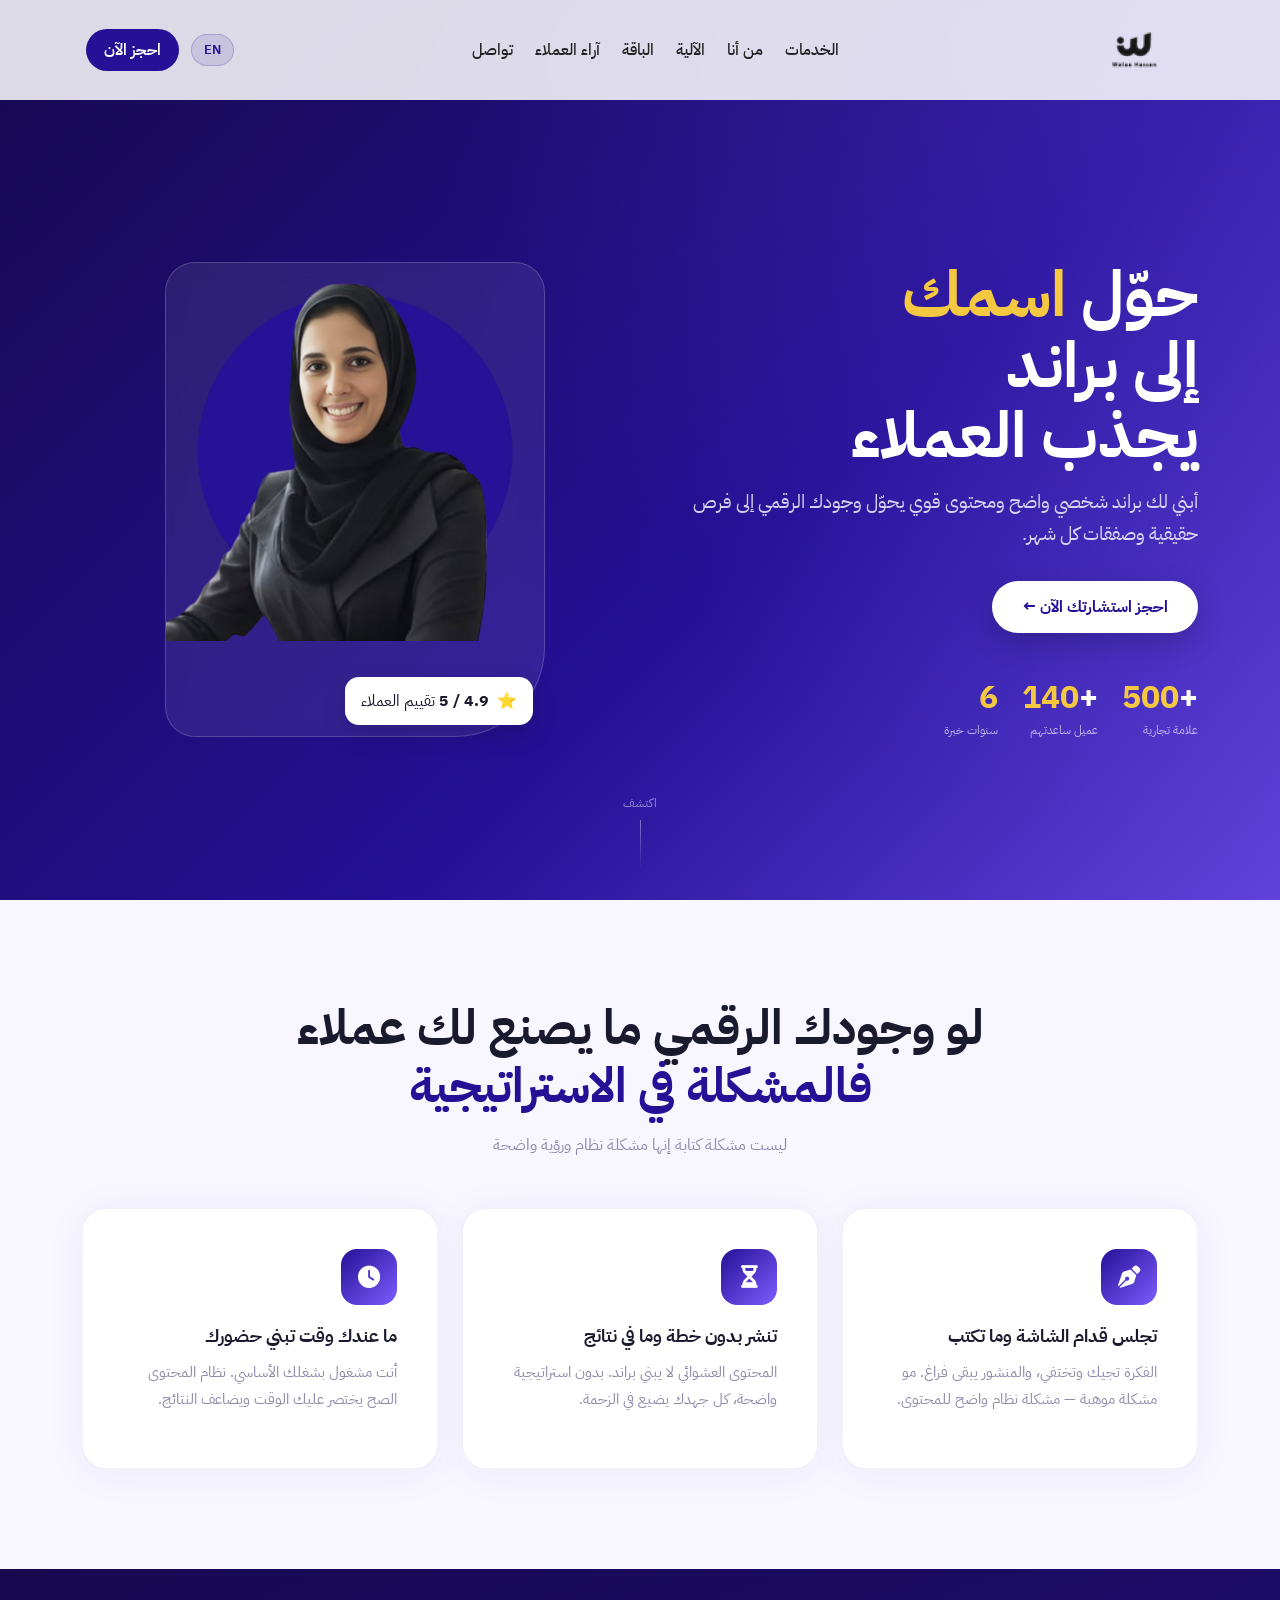
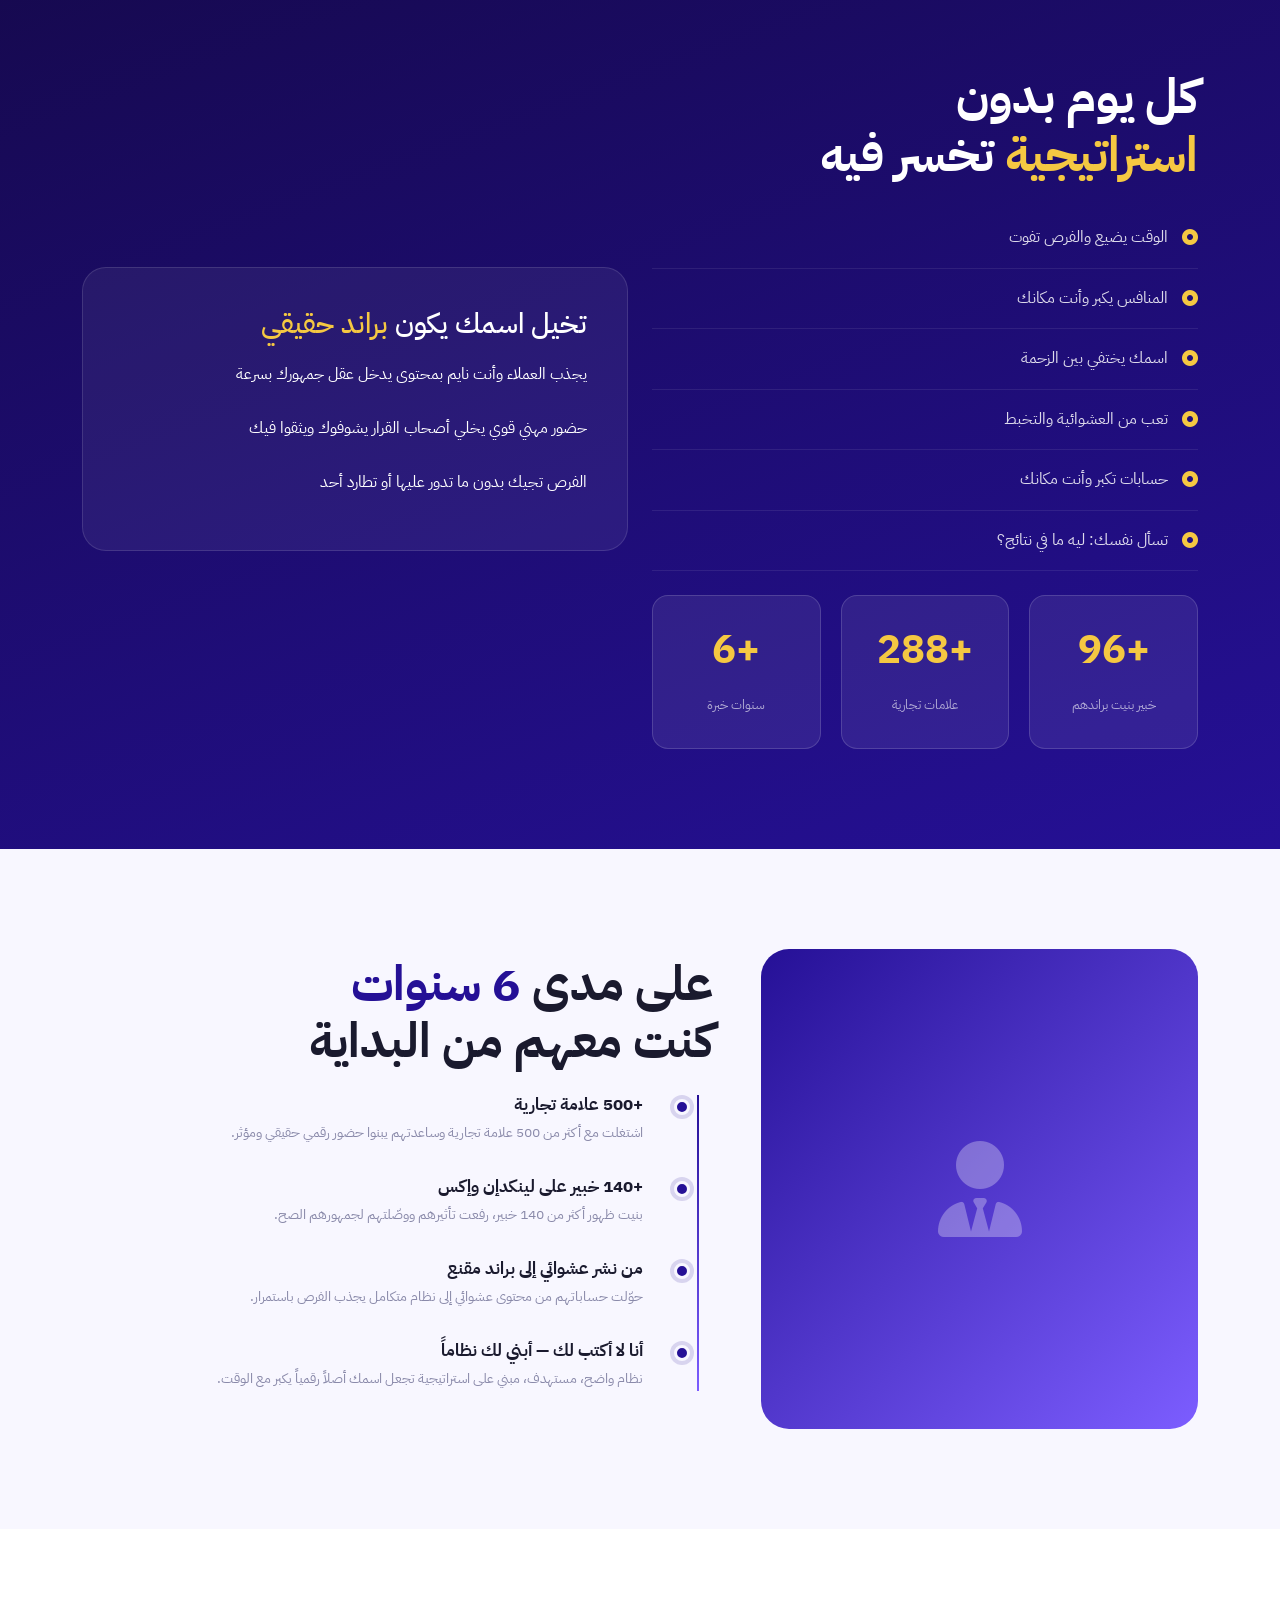
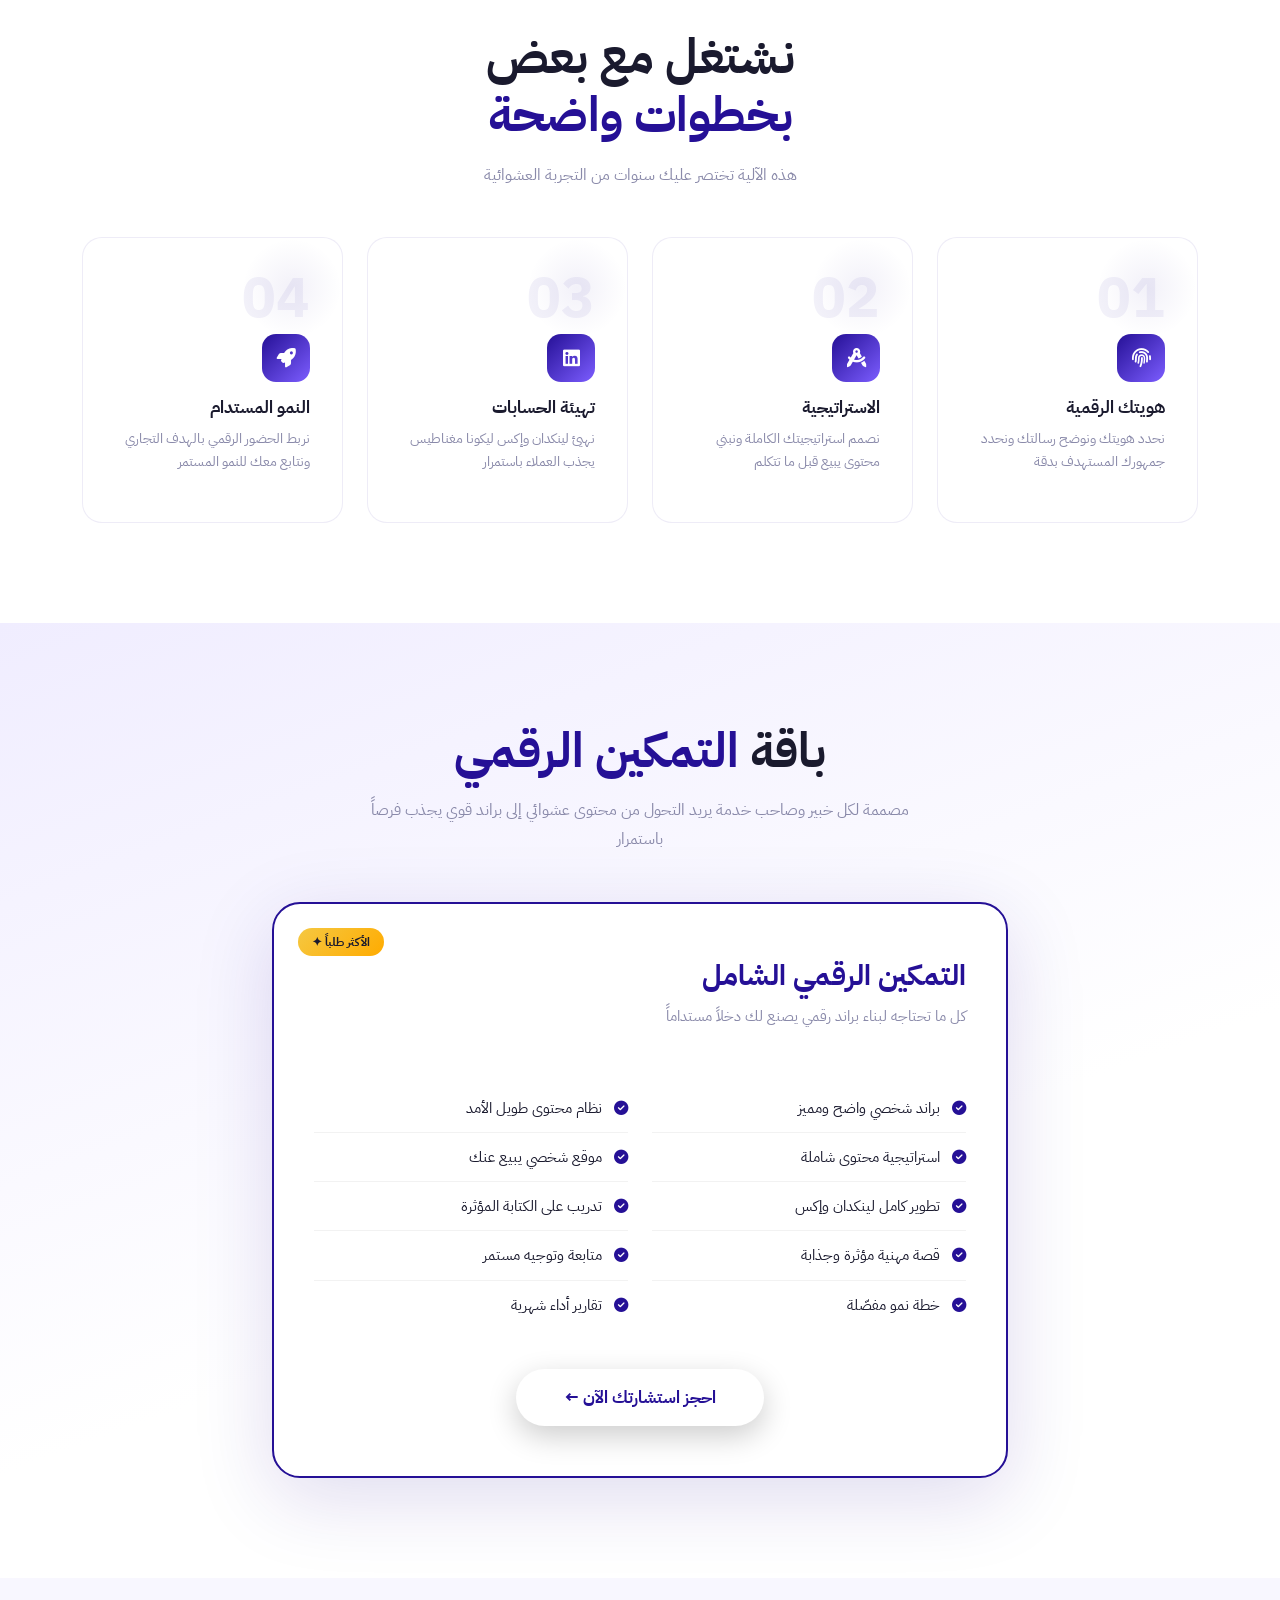
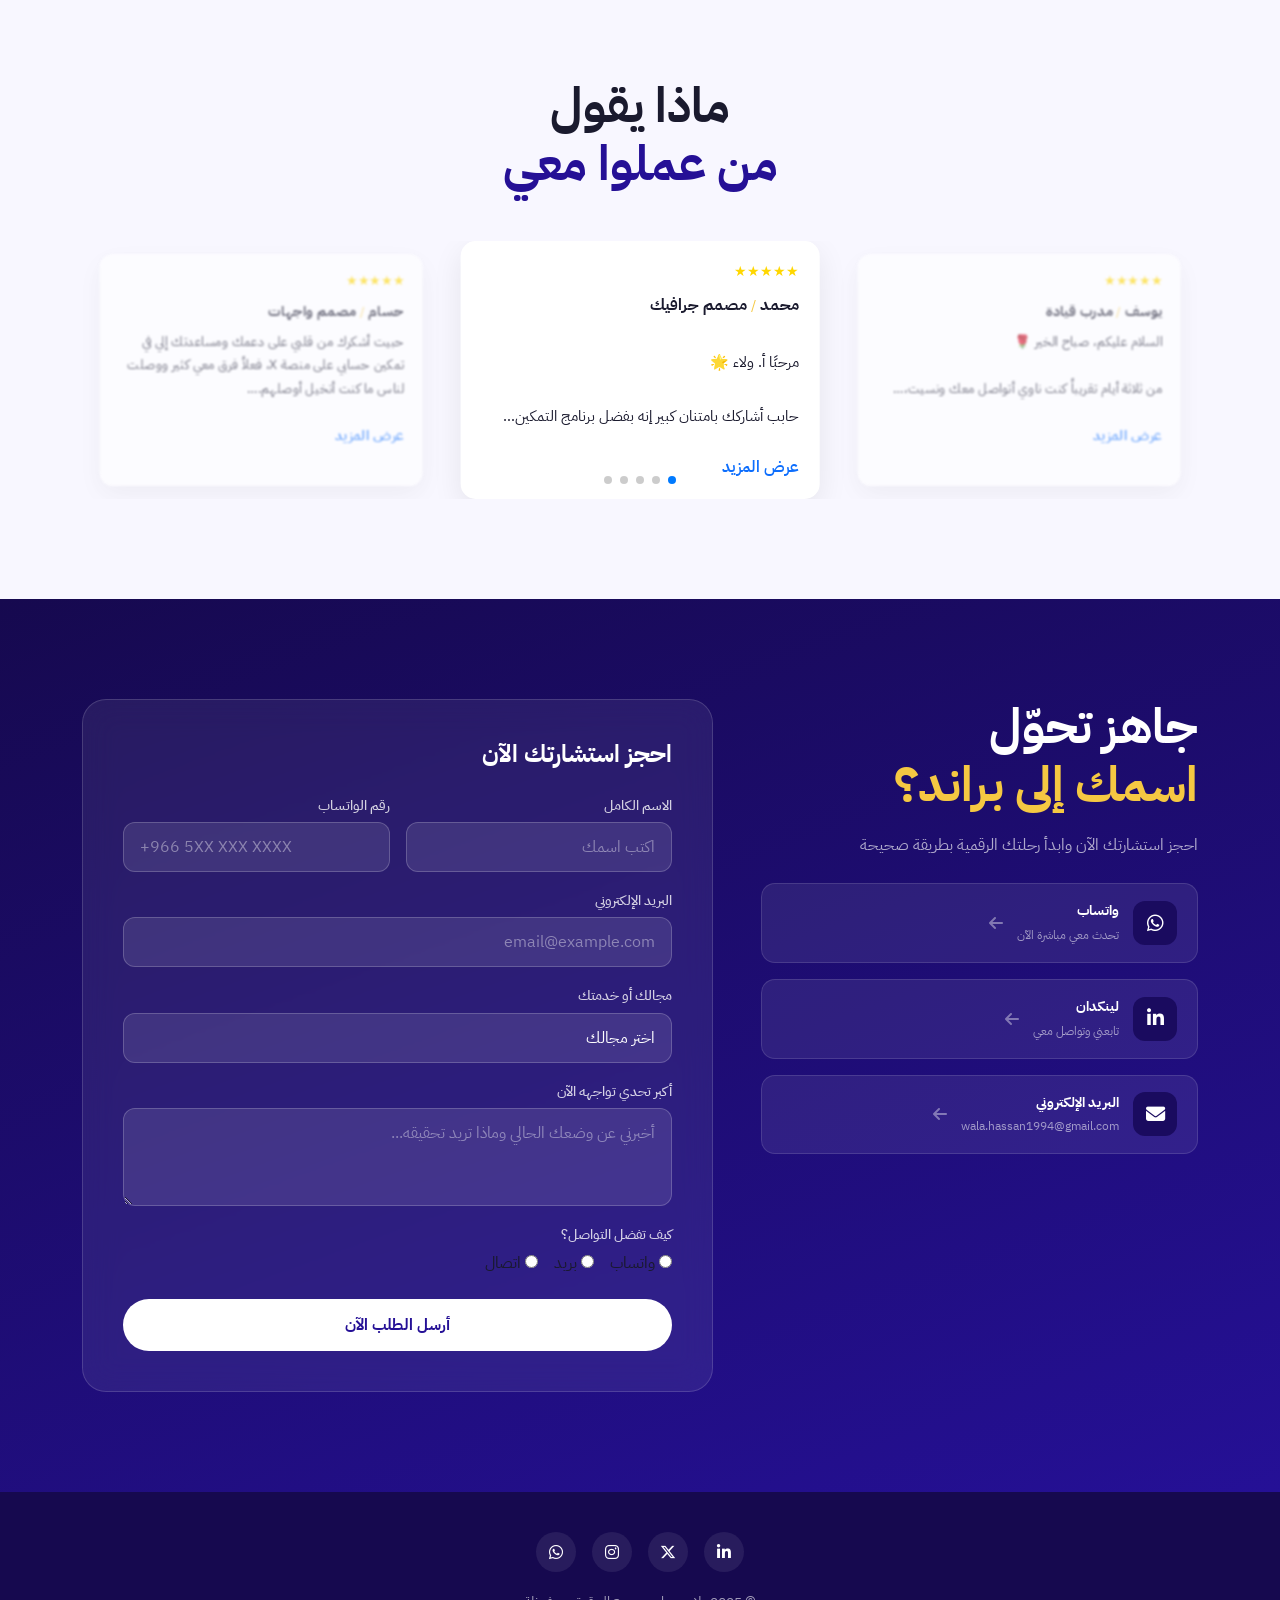
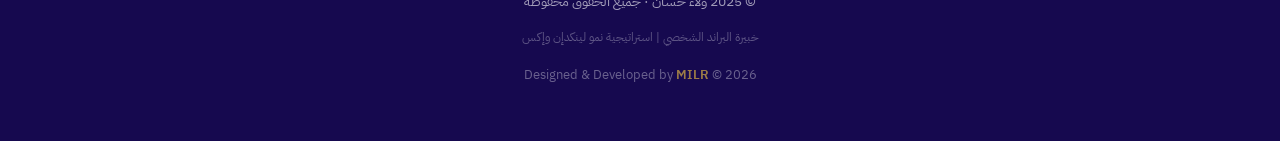
<file: index.html>
<!doctype html>
<html lang="ar" dir="rtl">

<head>
    <meta charset="UTF-8" />
    <meta name="viewport" content="width=device-width, initial-scale=1.0" />
    <title>ولاء حسان | خبيرة البراند الشخصي</title>
    <link href="https://fonts.googleapis.com/css2?family=IBM+Plex+Sans+Arabic:wght@300;400;500;600;700&display=swap"
        rel="stylesheet" />
    <link href="https://cdn.jsdelivr.net/npm/bootstrap@5.3.3/dist/css/bootstrap.min.css" rel="stylesheet" />
    <link href="https://cdnjs.cloudflare.com/ajax/libs/font-awesome/6.5.0/css/all.min.css" rel="stylesheet" />
    <link rel="stylesheet" href="https://cdn.jsdelivr.net/npm/swiper@11/swiper-bundle.min.css">
    <link rel="stylesheet" href="style.css" />
</head>


<body>
    <!-- NAV -->
    <nav id="navbar">

        <input type="checkbox" id="nav-toggle" hidden>

        <div class="container nav-inner">

            <!-- LOGO -->
            <a href="#hero" class="nav-logo">
                <img src="logo.avif" alt="Logo" class="logo-img" />
            </a>

            <!-- DESKTOP LINKS -->
            <div class="nav-links">

                <a href="#hook" data-ar="الخدمات" data-en="Services">الخدمات</a>

                <a href="#why" data-ar="من أنا" data-en="About Me">من أنا</a>

                <a href="#process" data-ar="الآلية" data-en="Process">الآلية</a>
                <a href="#package" data-ar="الباقة" data-en="Package">الباقة</a>

                <a href="#testimonials" data-ar="آراء العملاء" data-en="Testimonials">آراء العملاء</a>



                <a href="#contact" data-ar="تواصل" data-en="Contact">تواصل</a>

            </div>

            <!-- ACTIONS -->
            <div class="nav-actions">

                <button class="lang-switch">EN</button>

                <a href="#contact" class="nav-cta" data-ar="احجز الآن" data-en="Book Now">
                    احجز الآن
                </a>

                <!-- burger -->
                <label for="nav-toggle" class="nav-hamburger">
                    <span></span>
                    <span></span>
                    <span></span>
                </label>

            </div>

        </div>

        <!-- MOBILE MENU -->
        <div class="nav-drawer">

            <div class="nav-drawer-content">

                <label for="nav-toggle" class="close-btn">✕</label>

                <a href="#hook" data-ar="الخدمات" data-en="Services">الخدمات</a>
                <a href="#why" data-ar="من أنا" data-en="About Me">من أنا</a>
                <a href="#process" data-ar="الآلية" data-en="Process">الآلية</a>
                <a href="#testimonials" data-ar="آراء العملاء" data-en="Testimonials">آراء العملاء</a>
                <a href="#package" data-ar="الباقة" data-en="Package">الباقة</a>
                <a href="#contact" data-ar="تواصل" data-en="Contact">تواصل</a>

                <a href="#contact" class="nav-cta" data-ar="احجز الآن" data-en="Book Now">
                    احجز الآن
                </a>

            </div>

        </div>

    </nav>

    <!-- HERO -->
    <section id="hero">


        <div class="container">
            <div class="row align-items-center">

                <!-- TEXT -->
                <div class="col-lg-6 hero-content">



                    <h1 class="hero-name"
                        data-ar="حوّل <em>اسمك</em><br><span class='brand-line'>إلى براند</span><br>يجذب العملاء"
                        data-en="Turn <em>Your Name</em><br><span class='brand-line'>Into a Brand</span><br>That Attracts Clients">

                        حوّل <em>اسمك</em><br>
                        <span class="brand-line">إلى براند</span><br>
                        يجذب العملاء
                    </h1>

                    <p class="hero-subtitle"
                        data-ar="أبني لك براند شخصي واضح ومحتوى قوي يحوّل وجودك الرقمي إلى فرص حقيقية وصفقات كل شهر."
                        data-en="I build you a clear personal brand and powerful content that turns your digital presence into real opportunities and consistent monthly deals.">
                        أبني لك براند شخصي واضح ومحتوى قوي يحوّل وجودك الرقمي إلى فرص حقيقية وصفقات كل شهر.
                    </p>

                    <div class="hero-btns">

                        <a href="#contact" class="btn-hero-primary" data-ar="احجز استشارتك الآن ←"
                            data-en="Book Your Free Consultation ←">
                            احجز استشارتك الآن ←
                        </a>


                    </div>

                    <div class="hero-stats">

                        <div class="stat-item">
                            <div class="stat-num">+<span>500</span></div>
                            <div class="stat-label" data-ar="علامة تجارية" data-en="Brands">
                                علامة تجارية
                            </div>
                        </div>

                        <div class="stat-item">
                            <div class="stat-num">+<span>140</span></div>
                            <div class="stat-label" data-ar="عميل ساعدتهم" data-en="Clients Helped">
                                عميل ساعدتهم
                            </div>
                        </div>

                        <div class="stat-item">
                            <div class="stat-num"><span>6</span></div>
                            <div class="stat-label" data-ar="سنوات خبرة" data-en="Years of Experience">
                                سنوات خبرة
                            </div>
                        </div>

                    </div>
                </div>

                <!-- IMAGE -->
                <div class="col-lg-6 d-flex justify-content-center">
                    <div class="hero-img-wrap">

                        <div class="hero-img-frame">
                            <div class="hero-img-placeholder">
                                <img src="hero.avif" alt="Walaa Hassan" class="hero-img" />
                            </div>
                        </div>

                        <div class="hero-badge">
                            <div class="hero-badge-icon">⭐</div>
                            <div class="hero-badge-text">
                                <strong>4.9 / 5</strong>
                                <span data-ar="تقييم العملاء" data-en="Client Rating">
                                    تقييم العملاء
                                </span>
                            </div>
                        </div>

                    </div>
                </div>

            </div>
        </div>

        <div class="scroll-indicator" data-ar='<span>اكتشف</span><div class="scroll-line"></div>'
            data-en='<span>Discover</span><div class="scroll-line"></div>'>
            <span>اكتشف</span>
            <div class="scroll-line"></div>
        </div>
    </section>
    <!-- HOOK / PROBLEM -->
    <section id="hook">
        <div class="container">
            <div class="text-center mb-5 reveal">



                <h2 class="section-title"
                    data-ar='لو وجودك الرقمي ما يصنع لك عملاء<br><em>فالمشكلة في الاستراتيجية</em>'
                    data-en='If Your Online Presence Is Not Bringing Clients<br><em>The Problem Is The Strategy</em>'>
                    لو وجودك الرقمي ما يصنع لك عملاء<br /><em>فالمشكلة في الاستراتيجية</em>
                </h2>

                <p class="section-sub mx-auto" data-ar="ليست مشكلة كتابة إنها مشكلة نظام ورؤية واضحة"
                    data-en="It's Not A Writing Problem — It's A System And Strategy Problem">
                    ليست مشكلة كتابة إنها مشكلة نظام ورؤية واضحة
                </p>

            </div>

            <div class="row g-4">

                <div class="col-md-4 reveal">
                    <div class="hook-card">

                        <div class="hook-icon">
                            <i class="fa-solid fa-pen-nib"></i>
                        </div>

                        <h4 data-ar="تجلس قدام الشاشة وما تكتب"
                            data-en="You Sit In Front Of The Screen And Can't Write">
                            تجلس قدام الشاشة وما تكتب
                        </h4>

                        <p data-ar="الفكرة تجيك وتختفي، والمنشور يبقى فراغ. مو مشكلة موهبة — مشكلة نظام واضح للمحتوى."
                            data-en="Ideas come and go, but the post stays empty. It's not a talent problem — it's a content system problem.">
                            الفكرة تجيك وتختفي، والمنشور يبقى فراغ. مو مشكلة موهبة — مشكلة
                            نظام واضح للمحتوى.
                        </p>

                    </div>
                </div>

                <div class="col-md-4 reveal">
                    <div class="hook-card">

                        <div class="hook-icon">
                            <i class="fa-solid fa-hourglass-half"></i>
                        </div>

                        <h4 data-ar="تنشر بدون خطة وما في نتائج" data-en="You Post Without A Plan And Get No Results">
                            تنشر بدون خطة وما في نتائج
                        </h4>

                        <p data-ar="المحتوى العشوائي لا يبني براند. بدون استراتيجية واضحة، كل جهدك يضيع في الزحمة."
                            data-en="Random content doesn't build a brand. Without a clear strategy, all your effort gets lost in the noise.">
                            المحتوى العشوائي لا يبني براند. بدونك استراتيجية واضحة، كل جهدك
                            يضيع في الزحمة.
                        </p>

                    </div>
                </div>

                <div class="col-md-4 reveal">
                    <div class="hook-card">

                        <div class="hook-icon">
                            <i class="fa-solid fa-clock"></i>
                        </div>

                        <h4 data-ar="ما عندك وقت تبني حضورك" data-en="You Don't Have Time To Build Your Presence">
                            ما عندك وقت تبني حضورك
                        </h4>

                        <p data-ar="أنت مشغول بشغلك الأساسي. نظام المحتوى الصح يختصر عليك الوقت ويضاعف النتائج."
                            data-en="You're busy with your main work. The right content system saves time and multiplies results.">
                            أنت مشغول بشغلك الأساسي. نظام المحتوى الصح يختصر عليك الوقت
                            ويضاعف النتائج.
                        </p>

                    </div>
                </div>

            </div>
        </div>
    </section>
    <!-- PAIN -->
    <section id="pain">
        <div class="container">
            <div class="row align-items-center">

                <!-- LEFT SIDE -->
                <div class="col-lg-6 mb-5 mb-lg-0 reveal-left">

                    <h2 class="section-title" data-ar='كل يوم بدون<br><em>استراتيجية</em> تخسر فيه'
                        data-en='Every Day Without A<br><em>Strategy</em> Costs You'>
                        كل يوم بدون<br /><em>استراتيجية</em> تخسر فيه
                    </h2>

                    <ul class="pain-list mt-4">

                        <li>
                            <i class="fa-solid fa-circle-dot"></i>
                            <span data-ar="الوقت يضيع والفرص تفوت"
                                data-en="Time is wasted and opportunities are missed">
                                الوقت يضيع والفرص تفوت
                            </span>
                        </li>

                        <li>
                            <i class="fa-solid fa-circle-dot"></i>
                            <span data-ar="المنافس يكبر وأنت مكانك"
                                data-en="Your competitors grow while you stay in the same place">
                                المنافس يكبر وأنت مكانك
                            </span>
                        </li>

                        <li>
                            <i class="fa-solid fa-circle-dot"></i>
                            <span data-ar="اسمك يختفي بين الزحمة" data-en="Your name gets lost in the crowd">
                                اسمك يختفي بين الزحمة
                            </span>
                        </li>

                        <li>
                            <i class="fa-solid fa-circle-dot"></i>
                            <span data-ar="تعب من العشوائية والتخبط" data-en="Tired of randomness and confusion">
                                تعب من العشوائية والتخبط
                            </span>
                        </li>

                        <li>
                            <i class="fa-solid fa-circle-dot"></i>
                            <span data-ar="حسابات تكبر وأنت مكانك"
                                data-en="Other accounts grow while yours stays still">
                                حسابات تكبر وأنت مكانك
                            </span>
                        </li>

                        <li>
                            <i class="fa-solid fa-circle-dot"></i>
                            <span data-ar="تسأل نفسك: ليه ما في نتائج؟"
                                data-en="You keep asking yourself: Why am I not getting results?">
                                تسأل نفسك: ليه ما في نتائج؟
                            </span>
                        </li>

                    </ul>

                    <div class="pain-counter mt-4">

                        <div class="pain-counter-item reveal">
                            <div class="num" data-target="140">0</div>
                            <div class="lbl" data-ar="خبير بنيت براندهم" data-en="Experts I Helped Build Their Brand">
                                خبير بنيت براندهم
                            </div>
                        </div>

                        <div class="pain-counter-item reveal">
                            <div class="num" data-target="500">0</div>
                            <div class="lbl" data-ar="علامات تجارية" data-en="Brands I Helped Build">
                                علامات تجارية
                            </div>
                        </div>

                        <div class="pain-counter-item reveal">
                            <div class="num" data-target="6">0</div>
                            <div class="lbl" data-ar="سنوات خبرة" data-en="Years of Experience">
                                سنوات خبرة
                            </div>
                        </div>

                    </div>

                </div>

                <!-- RIGHT SIDE -->
                <div class="col-lg-6 reveal">

                    <div class="pain-box" style="
                        background: rgba(255,255,255,0.06);
                        border: 1px solid rgba(255,255,255,0.12);
                        border-radius: 24px;
                        padding: 40px;
                     ">

                        <h3 data-ar='تخيل اسمك يكون <span style="color: var(--gold)">براند حقيقي</span>'
                            data-en='Imagine Your Name Becoming A <span style="color: var(--gold)">Real Brand</span>'>
                            تخيل اسمك يكون
                            <span style="color: var(--gold)">براند حقيقي</span>
                        </h3>

                        <div style="display:flex;flex-direction:column;gap:14px; margin-top:20px">

                            <p data-ar="يجذب العملاء وأنت نايم بمحتوى يدخل عقل جمهورك بسرعة"
                                data-en="Attract clients even while you sleep with content that reaches your audience quickly">
                                يجذب العملاء وأنت نايم بمحتوى يدخل عقل جمهورك بسرعة
                            </p>

                            <p data-ar="حضور مهني قوي يخلي أصحاب القرار يشوفوك ويثقوا فيك"
                                data-en="A strong professional presence that makes decision-makers notice and trust you">
                                حضور مهني قوي يخلي أصحاب القرار يشوفوك ويثقوا فيك
                            </p>

                            <p data-ar="الفرص تجيك بدون ما تدور عليها أو تطارد أحد"
                                data-en="Opportunities come to you without chasing anyone">
                                الفرص تجيك بدون ما تدور عليها أو تطارد أحد
                            </p>

                        </div>

                    </div>

                </div>

            </div>
        </div>
    </section>

    <!-- WHY ME -->
    <section id="why">
        <div class="container">
            <div class="row align-items-center g-5">

                <div class="col-lg-5 reveal">
                    <div class="why-img">
                        <i class="fa-solid fa-user-tie"></i>
                    </div>
                </div>

                <div class="col-lg-7 reveal">




                    <h2 class="section-title mb-4" data-ar='على مدى <em>6 سنوات</em><br />كنت معهم من البداية'
                        data-en='Over <em>6 Years</em><br />I Have Been With Them'>
                        على مدى <em>6 سنوات</em><br />
                        كنت معهم من البداية
                    </h2>

                    <div class="timeline">

                        <div class="timeline-item">
                            <div class="timeline-dot"></div>

                            <h5 data-ar="+500 علامة تجارية" data-en="+500 Brands">
                                +500 علامة تجارية
                            </h5>

                            <p data-ar="اشتغلت مع أكثر من 500 علامة تجارية وساعدتهم يبنوا حضور رقمي حقيقي ومؤثر."
                                data-en="I worked with over 500 brands and helped them build a real impactful digital presence.">
                                اشتغلت مع أكثر من 500 علامة تجارية وساعدتهم يبنوا حضور رقمي حقيقي ومؤثر.
                            </p>
                        </div>

                        <div class="timeline-item">
                            <div class="timeline-dot"></div>

                            <h5 data-ar="+140 خبير على لينكدإن وإكس" data-en="+140 Experts on LinkedIn and X">
                                +140 خبير على لينكدان وإكس
                            </h5>

                            <p data-ar="بنيت ظهور أكثر من 140 خبير، رفعت تأثيرهم ووصّلتهم لجمهورهم الصح."
                                data-en="I built the presence of 140+ experts and connected them to the right audience.">
                                بنيت ظهور أكثر من 140 خبير، رفعت تأثيرهم ووصّلتهم لجمهورهم الصح.
                            </p>

                        </div>

                        <div class="timeline-item">
                            <div class="timeline-dot"></div>

                            <h5 data-ar="من نشر عشوائي إلى براند مقنع" data-en="From Random Posting To A Strong Brand">
                                من نشر عشوائي إلى براند مقنع
                            </h5>

                            <p data-ar="حوّلت حساباتهم من محتوى عشوائي إلى نظام متكامل يجذب الفرص باستمرار."
                                data-en="I turned their accounts from random posting into a system that consistently attracts opportunities.">
                                حوّلت حساباتهم من محتوى عشوائي إلى نظام متكامل يجذب الفرص باستمرار.
                            </p>

                        </div>

                        <div class="timeline-item">
                            <div class="timeline-dot"></div>

                            <h5 data-ar="أنا لا أكتب لك — أبني لك نظاماً"
                                data-en="I Don’t Just Write — I Build A System">
                                أنا لا أكتب لك — أبني لك نظاماً
                            </h5>

                            <p data-ar="نظام واضح، مستهدف، مبني على استراتيجية تجعل اسمك أصلاً رقمياً يكبر مع الوقت."
                                data-en="A clear targeted system built on strategy that turns your name into a growing digital asset.">
                                نظام واضح، مستهدف، مبني على استراتيجية تجعل اسمك أصلاً رقمياً يكبر مع الوقت.
                            </p>

                        </div>

                    </div>
                </div>

            </div>
        </div>
    </section>

    <!-- PROCESS -->
    <section id="process">
        <div class="container">

            <div class="text-center mb-5 reveal">



                <h2 class="section-title" data-ar='نشتغل مع بعض<br /><em>بخطوات واضحة</em>'
                    data-en='We Work Together<br /><em>With Clear Steps</em>'>
                    نشتغل مع بعض<br />
                    <em>بخطوات واضحة</em>
                </h2>

                <p class="section-sub mx-auto" data-ar="هذه الآلية تختصر عليك سنوات من التجربة العشوائية"
                    data-en="This process saves you years of trial and error">
                    هذه الآلية تختصر عليك سنوات من التجربة العشوائية
                </p>

            </div>

            <div class="row g-4">

                <div class="col-md-6 col-lg-3 reveal">
                    <div class="process-step">

                        <div class="step-num">01</div>

                        <div class="step-icon">
                            <i class="fa-solid fa-fingerprint"></i>
                        </div>

                        <h4 data-ar="هويتك الرقمية" data-en="Your Digital Identity">
                            هويتك الرقمية
                        </h4>

                        <p data-ar="نحدد هويتك ونوضح رسالتك ونحدد جمهورك المستهدف بدقة"
                            data-en="We define your identity, clarify your message, and identify your target audience precisely">
                            نحدد هويتك ونوضح رسالتك ونحدد جمهورك المستهدف بدقة
                        </p>

                    </div>
                </div>

                <div class="col-md-6 col-lg-3 reveal">
                    <div class="process-step">

                        <div class="step-num">02</div>

                        <div class="step-icon">
                            <i class="fa-solid fa-compass-drafting"></i>
                        </div>

                        <h4 data-ar="الاستراتيجية" data-en="Strategy">
                            الاستراتيجية
                        </h4>

                        <p data-ar="نصمم استراتيجيتك الكاملة ونبني محتوى يبيع قبل ما تتكلم"
                            data-en="We design your full strategy and create content that sells before you speak">
                            نصمم استراتيجيتك الكاملة ونبني محتوى يبيع قبل ما تتكلم
                        </p>

                    </div>
                </div>

                <div class="col-md-6 col-lg-3 reveal">
                    <div class="process-step">

                        <div class="step-num">03</div>

                        <div class="step-icon">
                            <i class="fa-brands fa-linkedin"></i>
                        </div>

                        <h4 data-ar="تهيئة الحسابات" data-en="Account Optimization">
                            تهيئة الحسابات
                        </h4>

                        <p data-ar="نهيئ لينكدان وإكس ليكونا مغناطيس يجذب العملاء باستمرار"
                            data-en="We optimize LinkedIn and X to become a magnet for consistent clients">
                            نهيئ لينكدان وإكس ليكونا مغناطيس يجذب العملاء باستمرار
                        </p>

                    </div>
                </div>

                <div class="col-md-6 col-lg-3 reveal">
                    <div class="process-step">

                        <div class="step-num">04</div>

                        <div class="step-icon">
                            <i class="fa-solid fa-rocket"></i>
                        </div>

                        <h4 data-ar="النمو المستدام" data-en="Sustainable Growth">
                            النمو المستدام
                        </h4>

                        <p data-ar="نربط الحضور الرقمي بالهدف التجاري ونتابع معك للنمو المستمر"
                            data-en="We connect your digital presence to your business goals and support continuous growth">
                            نربط الحضور الرقمي بالهدف التجاري ونتابع معك للنمو المستمر
                        </p>

                    </div>
                </div>

            </div>
        </div>
    </section>

    <!-- PACKAGE -->
    <section id="package">
        <div class="container">

            <div class="text-center mb-5 reveal">



                <h2 class="section-title" data-ar='باقة <em>التمكين الرقمي</em>'
                    data-en='Digital <em>Empowerment Package</em>'>
                    باقة <em>التمكين الرقمي</em>
                </h2>

                <p class="section-sub mx-auto"
                    data-ar="مصممة لكل خبير وصاحب خدمة يريد التحول من محتوى عشوائي إلى براند قوي يجذب فرصاً باستمرار"
                    data-en="Designed for every expert and service provider who wants to move from random content to a strong brand that attracts consistent opportunities">
                    مصممة لكل خبير وصاحب خدمة يريد التحول من محتوى عشوائي إلى براند قوي
                    يجذب فرصاً باستمرار
                </p>

            </div>

            <div class="row justify-content-center">

                <div class="col-lg-8 reveal">

                    <div class="package-card">

                        <div class="package-badge" data-ar="الأكثر طلباً ✦" data-en="Most Requested ✦">
                            الأكثر طلباً ✦
                        </div>

                        <div class="row mb-4">
                            <div class="col">

                                <p class="package-title" data-ar="التمكين الرقمي الشامل"
                                    data-en="Full Digital Empowerment">
                                    التمكين الرقمي الشامل
                                </p>

                                <p class="package-sub" data-ar="كل ما تحتاجه لبناء براند رقمي يصنع لك دخلاً مستداماً"
                                    data-en="Everything you need to build a digital brand that generates sustainable income">
                                    كل ما تحتاجه لبناء براند رقمي يصنع لك دخلاً مستداماً
                                </p>

                            </div>
                        </div>

                        <div class="row">

                            <div class="col-md-6">
                                <ul class="package-list">

                                    <li>
                                        <i class="fa-solid fa-check-circle"></i>
                                        <span data-ar="براند شخصي واضح ومميز" data-en="Clear and unique personal brand">
                                            براند شخصي واضح ومميز
                                        </span>
                                    </li>

                                    <li>
                                        <i class="fa-solid fa-check-circle"></i>
                                        <span data-ar="استراتيجية محتوى شاملة" data-en="Comprehensive content strategy">
                                            استراتيجية محتوى شاملة
                                        </span>
                                    </li>

                                    <li>
                                        <i class="fa-solid fa-check-circle"></i>
                                        <span data-ar="تطوير كامل لينكدان وإكس"
                                            data-en="Full LinkedIn and X optimization">
                                            تطوير كامل لينكدان وإكس
                                        </span>
                                    </li>

                                    <li>
                                        <i class="fa-solid fa-check-circle"></i>
                                        <span data-ar="قصة مهنية مؤثرة وجذابة"
                                            data-en="Powerful and engaging professional story">
                                            قصة مهنية مؤثرة وجذابة
                                        </span>
                                    </li>

                                    <li>
                                        <i class="fa-solid fa-check-circle"></i>
                                        <span data-ar="خطة نمو مفصّلة" data-en="Detailed growth plan">
                                            خطة نمو مفصّلة
                                        </span>
                                    </li>

                                </ul>
                            </div>

                            <div class="col-md-6">
                                <ul class="package-list">

                                    <li>
                                        <i class="fa-solid fa-check-circle"></i>
                                        <span data-ar="نظام محتوى طويل الأمد" data-en="Long-term content system">
                                            نظام محتوى طويل الأمد
                                        </span>
                                    </li>

                                    <li>
                                        <i class="fa-solid fa-check-circle"></i>
                                        <span data-ar="موقع شخصي يبيع عنك"
                                            data-en="A personal website that sells for you">
                                            موقع شخصي يبيع عنك
                                        </span>
                                    </li>

                                    <li>
                                        <i class="fa-solid fa-check-circle"></i>
                                        <span data-ar="تدريب على الكتابة المؤثرة"
                                            data-en="Training in persuasive writing">
                                            تدريب على الكتابة المؤثرة
                                        </span>
                                    </li>

                                    <li>
                                        <i class="fa-solid fa-check-circle"></i>
                                        <span data-ar="متابعة وتوجيه مستمر" data-en="Continuous support and guidance">
                                            متابعة وتوجيه مستمر
                                        </span>
                                    </li>

                                    <li>
                                        <i class="fa-solid fa-check-circle"></i>
                                        <span data-ar="تقارير أداء شهرية" data-en="Monthly performance reports">
                                            تقارير أداء شهرية
                                        </span>
                                    </li>

                                </ul>
                            </div>

                        </div>

                        <div class="text-center mt-4">

                            <a href="#contact" class="btn-hero-primary" data-ar="احجز استشارتك الآن ←"
                                data-en="Book your free consultation now ←"
                                style="display:inline-block; padding:16px 48px; font-size:1.05rem;">
                                احجز استشارتك الآن ←
                            </a>

                        </div>

                    </div>
                </div>
            </div>
        </div>
    </section>

    <!-- TESTIMONIALS -->
    <section id="testimonials">
        <div class="container">

            <div class="text-center mb-5">

                <h2 class="section-title" data-ar='ماذا يقول<br /><em>من عملوا معي</em>'
                    data-en='What They Say<br /><em>About Working With Me</em>'>
                    ماذا يقول<br />
                    <em>من عملوا معي</em>
                </h2>

            </div>

            <!-- SWIPER -->
            <div class="swiper testimonialsSwiper">

                <div class="swiper-wrapper">

                    <div class="swiper-slide">
                        <div class="testimonial-card">

                            <div class="stars">★★★★★</div>

                            <div class="testimonial-name" data-ar="محمد <span>/</span> مصمم جرافيك"
                                data-en="Mohamed <span>/</span> Graphic Designer">
                                محمد <span>/</span> مصمم جرافيك
                            </div>
                            <br>
                            <p class="testimonial-text"
                                data-ar="مرحبًا أ. ولاء 🌟<br><br>حابب أشاركك بامتنان كبير إنه بفضل برنامج التمكين الرقمي، صار كل يوم تقريبًا يجيني عميل جديد 🙌<br><br>الفرق واضح جدًا من أول ما طبّقت اللي تعلمته في البرنامج، سواء في طريقة عرض خدماتي أو التواصل مع العملاء أو حتى تنظيم شغلي.<br><br>صراحة البرنامج كان نقطة تحوّل حقيقية في مسيرتي.<br><br>شكرًا من القلب إلكم على الجهد والدعم والتوجيه ❤️<br>ودائمًا للأمام 💪"
                                data-en="Mohamed <span>/</span> Graphic Designer <br>Hello Ms. Walaa 🌟<br><br>I want to share my deep gratitude. Thanks to the Digital Empowerment Program, I now get a new client almost every day 🙌<br><br>The difference was clear from the moment I applied what I learned — in how I present my services, communicate with clients, and organize my work.<br><br>Honestly, the program was a real turning point in my career.<br><br>Thank you from the heart for your effort, support, and guidance ❤️<br>Always moving forward 💪">

                                مرحبًا أ. ولاء 🌟<br><br>
                                حابب أشاركك بامتنان كبير إنه بفضل برنامج التمكين الرقمي، صار كل يوم تقريبًا يجيني عميل
                                جديد 🙌
                            </p>

                            <button class="read-more" onclick="toggleText(this)">
                                عرض المزيد
                            </button>

                        </div>
                    </div>

                    <div class="swiper-slide">
                        <div class="testimonial-card">

                            <div class="stars">★★★★★</div>

                            <div class="testimonial-name" data-ar="حسام <span>/</span> مصمم واجهات"
                                data-en="Hossam <span>/</span> UI Designer">
                                حسام <span>/</span> مصمم واجهات
                            </div>

                            <p class="testimonial-text"
                                data-ar="حبيت أشكرك من قلبي على دعمك ومساعدتك إلي في تمكين حسابي على منصة X، فعلاً فرق معي كثير ووصلت لناس ما كنت أتخيل أوصلهم.<br><br>وجودك وتوجيهاتك كان لهم أثر كبير، والله يعطيك العافية على مجهودك الرائع 🙏❤️"
                                data-en="Hossam <span>/</span> UI Designer<br>I want to thank you from my heart for your support in empowering my X account. It made a huge difference and helped me reach people I never imagined I could reach.<br><br>Your guidance had a strong impact. Thank you for your amazing effort 🙏❤️">


                                حبيت أشكرك من قلبي على دعمك ومساعدتك إلي في تمكين حسابي على منصة X، فعلاً فرق معي كثير
                                ووصلت لناس ما كنت أتخيل أوصلهم.
                            </p>

                            <button class="read-more" onclick="toggleText(this)">
                                عرض المزيد
                            </button>

                        </div>
                    </div>

                    <div class="swiper-slide">
                        <div class="testimonial-card">

                            <div class="stars">★★★★★</div>

                            <div class="testimonial-name" data-ar="خليل <span>/</span> استشاري تسويق عقاري"
                                data-en="Khalil <span>/</span> Real Estate Marketing Consultant">
                                خليل <span>/</span> استشاري تسويق عقاري
                            </div>
                            <br>
                            <p class="testimonial-text"
                                data-ar="الله يسعدك ويبارك فيكي، عنجد مشكورة جداً على جهودك وضميرك في إتقان كل شيء، بدءاً من تفاصيل الحساب النصية حول خليل، ودقتك في التعبير عني وعن المهنة كانت جداً حلوة.<br><br>المهارات تم إدراجها وسردها بما يتناسب تماماً مع حقل العمل، والهوية البصرية والترتيب وصدقك وضميرك في الإنجاز والإتقان شيء يستحق التقدير.<br><br>بوركتي وبتستاهلي كل خير والله، وإن شاء الله بوصي عليكي كل معارفي إذا احتاج أي شخص خدمة من خدماتك. ربنا يجازيكي كل الخير."
                                data-en="Khalil <span>/</span> Real Estate Marketing Consultant<br>Thank you so much for your dedication and professionalism in every detail.">


                                الله يسعدك ويبارك فيكي، عنجد مشكورة جداً على جهودك وضميرك في إتقان كل شيء، بدءاً من
                                تفاصيل الحساب النصية حول خليل، ودقتك في التعبير عني وعن المهنة كانت جداً حلوة.
                            </p>

                            <button class="read-more" onclick="toggleText(this)">
                                عرض المزيد
                            </button>

                        </div>
                    </div>

                    <div class="swiper-slide">
                        <div class="testimonial-card">

                            <div class="stars">★★★★★</div>

                            <div class="testimonial-name" data-ar="أحمد <span>/</span> مصمم جرافيك"
                                data-en="Ahmed <span>/</span> Graphic Designer">
                                أحمد <span>/</span> مصمم جرافيك
                            </div>
                            <br>
                            <p class="testimonial-text"
                                data-ar="صراحة، برنامج التمكين الرقمي كان نقطة تحوّل في مسيرتي العملية.<br><br>رتّب أفكاري، وخلاني أعرّف هويتي بوضوح، وأقدّم خدماتي بأسلوب يوصل للجمهور الصح.<br><br>صرت أعرف مين أستهدف، وكيف أقدّم محتوى يوقف القارئ عنده، وهذا أكثر شيء فادني 🙏<br><br>بفضل الله ثم توجيهاتك، التفاعل زاد والعملاء بدأوا يجو فعلياً. شكراً من القلب على كل دعم وتشجيع.<br><br>صح بتسوي ضابط شرطة عليّ 😂 لكن كان إلها مفعول قوي في اللي وصلتله، واللي جاي أقوى بإذن الله 💪"
                                data-en="Ahmed <span>/</span> Graphic Designer<br>The Digital Empowerment Program was a turning point in my career.">


                                صراحة، برنامج التمكين الرقمي كان نقطة تحوّل في مسيرتي العملية. رتّب أفكاري، وخلاني أعرّف
                                هويتي بوضوح، وأقدّم خدماتي بأسلوب يوصل للجمهور الصح.
                            </p>

                            <button class="read-more" onclick="toggleText(this)">
                                عرض المزيد
                            </button>

                        </div>
                    </div>

                    <div class="swiper-slide">
                        <div class="testimonial-card">

                            <div class="stars">★★★★★</div>

                            <div class="testimonial-name" data-ar="يوسف <span>/</span> مدرب قيادة"
                                data-en="Youssef <span>/</span> Driving Instructor">
                                يوسف <span>/</span> مدرب قيادة
                            </div>

                            <p class="testimonial-text"
                                data-ar="السلام عليكم، صباح الخير 🌹<br><br>من ثلاثة أيام تقريباً كنت ناوي أتواصل معك ونسيت، وحبيت أخبرك إنه تواصلت معي عميلتان، وكل وحدة نسقت معي دورة تدريبية.<br><br>ولما سألتهم كيف توصلوا إليّ، قالوا من حسابي على منصة X 😀🌹<br><br>بصراحة هذا الشيء أسعدني كثير، وأكدلي إن الشغل والتوجيه اللي اشتغلنا عليه بدأ يعطي نتائج حقيقية.<br><br>أشكرك من القلب على دعمك ومتابعتك وجهدك المستمر، والله يوفقك ويبارك فيك، وإن شاء الله القادم أجمل وأقوى."
                                data-en="Youssef <span>/</span> Driving Instructor<br>Two clients contacted me and booked training sessions after finding me through my X account.">


                                السلام عليكم، صباح الخير 🌹<br><br>
                                من ثلاثة أيام تقريباً كنت ناوي أتواصل معك ونسيت، وحبيت أخبرك إنه تواصلت معي عميلتان، وكل
                                وحدة نسقت معي دورة تدريبية.
                            </p>

                            <button class="read-more" onclick="toggleText(this)">
                                عرض المزيد
                            </button>

                        </div>
                    </div>

                </div>

                <div class="swiper-pagination"></div>

            </div>

        </div>
    </section>






    <!-- CONTACT -->
    <section id="contact">
        <div class="container">
            <div class="row g-5">

                <!-- LEFT -->
                <div class="col-lg-5 reveal">



                    <h2 class="section-title" data-ar='جاهز تحوّل<br /><em>اسمك إلى براند؟</em>'
                        data-en='Ready To Turn<br /><em>Your Name Into A Brand?</em>'>
                        جاهز تحوّل<br />
                        <em>اسمك إلى براند؟</em>
                    </h2>

                    <p class="section-sub" data-ar="احجز استشارتك  الآن وابدأ رحلتك الرقمية بطريقة صحيحة"
                        data-en="Book your free consultation now and start your digital journey the right way">
                        احجز استشارتك الآن وابدأ رحلتك الرقمية بطريقة صحيحة
                    </p>

                    <div class="contact-alt mt-4">

                        <a href="https://wa.me/00972592663938?text=مرحبا ولاء، أريد أحجز استشارة" target="_blank"
                            class="contact-channel">

                            <div class="channel-icon channel-whatsapp">
                                <i class="fa-brands fa-whatsapp" style="color: white"></i>
                            </div>

                            <div class="channel-text">
                                <strong data-ar="واتساب" data-en="WhatsApp">واتساب</strong>
                                <span data-ar="تحدث معي مباشرة الآن" data-en="Talk to me directly now">
                                    تحدث معي مباشرة الآن
                                </span>
                            </div>

                            <i class="fa-solid fa-arrow-left ms-auto" style="color: rgba(255, 255, 255, 0.4)"></i>

                        </a>

                        <a href="https://www.linkedin.com/in/wala-hassan?utm_source=share_via&utm_content=profile&utm_medium=member_androida"
                            target="_blank" class="contact-channel">

                            <div class="channel-icon channel-linkedin">
                                <i class="fa-brands fa-linkedin-in" style="color: white"></i>
                            </div>

                            <div class="channel-text">
                                <strong data-ar="لينكدان" data-en="LinkedIn">لينكدان</strong>
                                <span data-ar="تابعني وتواصل معي" data-en="Follow and connect with me">
                                    تابعني وتواصل معي
                                </span>
                            </div>

                            <i class="fa-solid fa-arrow-left ms-auto" style="color: rgba(255, 255, 255, 0.4)"></i>

                        </a>

                        <a href="https://mail.google.com/mail/?view=cm&to=wala.hassan1994@gmail.com"
                            class="contact-channel">

                            <div class="channel-icon channel-email">
                                <i class="fa-solid fa-envelope" style="color: white"></i>
                            </div>

                            <div class="channel-text">
                                <strong data-ar="البريد الإلكتروني" data-en="Email">البريد الإلكتروني</strong>
                                <span data-ar="wala.hassan1994@gmail.com" data-en="wala.hassan1994@gmail.com">
                                    wala.hassan1994@gmail.com
                                </span>
                            </div>

                            <i class="fa-solid fa-arrow-left ms-auto" style="color: rgba(255, 255, 255, 0.4)"></i>

                        </a>

                    </div>
                </div>

                <!-- RIGHT -->
                <div class="col-lg-7 reveal">

                    <div class="contact-form-wrap">

                        <h4 data-ar="احجز استشارتك  الآن" data-en="Book Your Free Consultation"
                            style="color: white; font-weight: 700; margin-bottom: 24px">
                            احجز استشارتك الآن
                        </h4>

                        <form id="contactForm">

                            <div class="row g-3">

                                <div class="col-md-6">
                                    <label class="form-label" data-ar="الاسم الكامل" data-en="Full Name">
                                        الاسم الكامل
                                    </label>
                                    <input type="text" class="form-control" data-ar-placeholder="اكتب اسمك"
                                        data-en-placeholder="Enter your name" placeholder="اكتب اسمك" />
                                </div>

                                <div class="col-md-6">
                                    <label class="form-label" data-ar="رقم الواتساب" data-en="WhatsApp Number">
                                        رقم الواتساب
                                    </label>
                                    <input type="tel" class="form-control" placeholder="+966 5XX XXX XXXX" required />
                                </div>

                                <div class="col-12">
                                    <label class="form-label" data-ar="البريد الإلكتروني" data-en="Email">
                                        البريد الإلكتروني
                                    </label>
                                    <input type="email" class="form-control" placeholder="email@example.com" required />
                                </div>

                                <div class="col-12">
                                    <label class="form-label" data-ar="مجالك أو خدمتك" data-en="Your Field / Service">
                                        مجالك أو خدمتك
                                    </label>

                                    <select class="form-select">
                                        <option data-ar="اختر مجالك" data-en="Select your field">اختر مجالك</option>
                                        <option data-ar="استشارات ومبيعات" data-en="Consulting & Sales">استشارات ومبيعات
                                        </option>
                                        <option data-ar="تدريب وكوتشينج" data-en="Coaching">تدريب وكوتشينج</option>
                                        <option data-ar="تقنية وبرمجة" data-en="Tech & Programming">تقنية وبرمجة
                                        </option>
                                        <option data-ar="تسويق وإعلام" data-en="Marketing & Media">تسويق وإعلام</option>
                                        <option data-ar="محاسبة ومال" data-en="Finance & Accounting">محاسبة ومال
                                        </option>
                                        <option data-ar="طب وصحة" data-en="Medical & Health">طب وصحة</option>
                                        <option data-ar="قانون وأعمال" data-en="Law & Business">قانون وأعمال</option>
                                        <option data-ar="غير ذلك" data-en="Other">غير ذلك</option>
                                    </select>

                                </div>

                                <div class="col-12">
                                    <label class="form-label" data-ar="أكبر تحدي تواجهه الآن"
                                        data-en="Biggest Challenge You're Facing">
                                        أكبر تحدي تواجهه الآن
                                    </label>

                                    <textarea class="form-control" rows="3"
                                        data-ar-placeholder="أخبرني عن وضعك الحالي وماذا تريد تحقيقه..."
                                        data-en-placeholder="Tell me about your current situation and what you want to achieve"
                                        placeholder="أخبرني عن وضعك الحالي وماذا تريد تحقيقه..."></textarea>

                                </div>

                                <div class="col-12">
                                    <label class="form-label" data-ar="كيف تفضل التواصل؟"
                                        data-en="Preferred Contact Method">
                                        كيف تفضل التواصل؟
                                    </label>

                                    <div class="d-flex gap-3">

                                        <label>
                                            <input type="radio" name="contact_pref" value="whatsapp"
                                                style="accent-color: var(--gold)" />
                                            <span data-ar="واتساب" data-en="WhatsApp">واتساب</span>
                                        </label>

                                        <label>
                                            <input type="radio" name="contact_pref" value="email"
                                                style="accent-color: var(--gold)" />
                                            <span data-ar="بريد" data-en="Email">بريد</span>
                                        </label>

                                        <label>
                                            <input type="radio" name="contact_pref" value="call"
                                                style="accent-color: var(--gold)" />
                                            <span data-ar="اتصال" data-en="Call">اتصال</span>
                                        </label>

                                    </div>

                                </div>

                                <div class="col-12">

                                    <button type="submit" class="btn-contact" data-ar="أرسل الطلب الآن"
                                        data-en="Send Request Now">

                                        <i class="fa-solid fa-paper-plane me-2"></i>
                                        أرسل الطلب الآن
                                    </button>

                                    <div class="form-success" id="formSuccess"
                                        data-ar="تم إرسال طلبك بنجاح! سأتواصل معك خلال 24 ساعة"
                                        data-en="Your request was sent successfully! I will contact you within 24 hours">
                                        ✅ تم إرسال طلبك بنجاح! سأتواصل معك خلال 24 ساعة
                                    </div>

                                </div>

                            </div>

                        </form>

                    </div>

                </div>

            </div>
        </div>
    </section>

    <!-- FOOTER -->
    <footer>
        <div class="container">

            <div class="footer-social">

                <a href="https://www.linkedin.com/in/wala-hassan?utm_source=share_via&utm_content=profile&utm_medium=member_android"
                    aria-label="LinkedIn">
                    <i class="fa-brands fa-linkedin-in"></i>
                </a>

                <a href="https://x.com/WalaaNHassan1" aria-label="X">
                    <i class="fa-brands fa-x-twitter"></i>
                </a>

                <a href="https://www.instagram.com/walaa_hassan94?igsh=MWR6OWx4bGV5a2Z5OQ==" aria-label="Instagram">
                    <i class="fa-brands fa-instagram"></i>
                </a>

                <a href="https://wa.me/972592663938" aria-label="WhatsApp">
                    <i class="fa-brands fa-whatsapp"></i>
                </a>

            </div>

            <p data-ar="© 2025 ولاء حسان · جميع الحقوق محفوظة" data-en="© 2025 Walaa Hassan · All Rights Reserved">
                © 2025 ولاء حسان · جميع الحقوق محفوظة
            </p>

            <p class="mt-2" style="font-size: 0.78rem; opacity: 0.5"
                data-ar="خبيرة البراند الشخصي | استراتيجية نمو لينكدإن وإكس"
                data-en="Personal Branding Expert | LinkedIn & X Growth Strategist">
                Personal Branding Expert | LinkedIn & X Growth Strategist
            </p>

            <!-- CREDIT -->
            <p class="footer-credit">
                Designed & Developed by
                <a href="https://mi-lr.netlify.app" target="_blank" rel="noopener">
                    MILR
                </a>
                © 2026
            </p>

        </div>
    </footer>
    <script src="https://cdn.jsdelivr.net/npm/swiper@11/swiper-bundle.min.js"></script>
    <script src="https://cdn.jsdelivr.net/npm/bootstrap@5.3.3/dist/js/bootstrap.bundle.min.js"></script>
    <script src="script.js"></script>
</body>

</html>
</file>
<file: style.css>
:root {
    --primary: #251096;
    --primary-light: #3a1fc7;
    --primary-dark: #16094f;
    --white: #ffffff;
    --off-white: #f8f7ff;
    --accent: #7c5dff;
    --accent2: #ff6b35;
    --text-muted: #8a8aaa;
    --gold: #f5c842;
}

* {
    margin: 0;
    padding: 0;
    box-sizing: border-box;
}

html {
    scroll-behavior: smooth;
    overflow-x: hidden;
}

body {
    font-family: 'IBM Plex Sans Arabic', sans-serif;
    background: var(--white);
    color: #1a1a2e;
    overflow-x: hidden;
}

/* ── NAV ── */
#navbar {
    position: fixed;
    top: 0;
    width: 100%;
    z-index: 1000;
    background: rgba(255, 255, 255, 0.85);
    backdrop-filter: blur(10px);
}

/* ===== TOP BAR ===== */
.nav-inner {
    display: flex;
    justify-content: space-between;
    align-items: center;
    min-height: 70px;
    padding: 0 16px;

}

.logo-img {
    height: 100px;
    transition: 0.3s;
}

/* desktop links */
.nav-links {
    display: flex;
    gap: 22px;
}

.nav-links a {
    text-decoration: none;
    color: #222;
    font-weight: 500;
}

/* actions */
.nav-actions {
    display: flex;
    align-items: center;
    gap: 12px;
}

/* CTA */
.nav-cta {
    background: var(--primary);
    color: #fff;
    padding: 9px 18px;
    border-radius: 999px;
    text-decoration: none;
    font-weight: 600;
}

/* ===== BURGER ===== */
.nav-hamburger {
    width: 44px;
    height: 44px;
    display: none;
    flex-direction: column;
    justify-content: center;
    align-items: center;
    /* مهم جدًا */
    gap: 5px;
    padding: 0;
}

.nav-hamburger span {
    height: 2px;
    width: 22px;
    background: var(--primary);
    border-radius: 2px;
}

/* ===== MOBILE MENU ===== */
.nav-drawer {
    position: fixed;
    inset: 0;
    background: rgba(0, 0, 0, 0.35);
    backdrop-filter: blur(50px);

    display: flex;
    align-items: center;
    justify-content: center;

    opacity: 0;
    pointer-events: none;
    transition: 0.25s ease;

    height: 50vh;
    /* 🔥 مهم */
}

/* CARD */
.nav-drawer-content {
    background: #fff;
    width: 85%;
    max-width: 360px;
    padding: 28px;
    border-radius: 18px;

    display: flex;
    flex-direction: column;
    gap: 16px;

    transform: translateY(-20px) scale(0.95);
    opacity: 0;

    transition: 0.35s cubic-bezier(.68, -0.55, .27, 1.55);
}

/* LINKS */
.nav-drawer-content a {
    text-decoration: none;
    color: #111;
    font-weight: 600;
    font-size: 1.05rem;
}

/* close button */
.close-btn {
    align-self: flex-end;
    font-size: 22px;
    cursor: pointer;
    padding: 6px 10px;
    border-radius: 8px;
}

/* ===== OPEN STATE (IMPORTANT FIX) ===== */
#nav-toggle:checked~.nav-drawer {
    opacity: 1;
    pointer-events: all;
}

#nav-toggle:checked~.nav-drawer .nav-drawer-content {
    opacity: 1;
    transform: translateY(0) scale(1);
}

/* ===== MOBILE ===== */
@media (max-width: 992px) {

    .nav-links {
        display: none;
    }

    .nav-hamburger {
        display: flex;
    }

    .nav-cta {
        background: var(--primary);
        color: #fff !important;
    }
}

/* ── HERO ── */
#hero {
    min-height: 100vh;
    background: radial-gradient(circle at top right, rgba(124, 93, 255, 0.25) 0%, transparent 55%),
        linear-gradient(135deg, var(--primary-dark) 0%, var(--primary) 60%, var(--accent) 120%);
    display: flex;
    align-items: center;
    position: relative;
    overflow: hidden;
    padding-top: 200px;
}


.hero-noise {
    position: absolute;
    inset: 0;
    background-image: url("data:image/svg+xml,%3Csvg viewBox='0 0 200 200' xmlns='http://www.w3.org/2000/svg'%3E%3Cfilter id='n'%3E%3CfeTurbulence type='fractalNoise' baseFrequency='0.85' numOctaves='4' stitchTiles='stitch'/%3E%3C/filter%3E%3Crect width='100%25' height='100%25' filter='url(%23n)' opacity='0.04'/%3E%3C/svg%3E");
    opacity: 0.08;
    pointer-events: none;
}

.hero-orb {
    position: absolute;
    border-radius: 50%;
    pointer-events: none;
    filter: blur(120px);
    opacity: 0.12;
}

.orb1 {
    width: 450px;
    height: 450px;
    background: rgba(124, 93, 255, 0.5);
    top: -120px;
    right: -150px;
    animation: float1 10s ease-in-out infinite;
}

.orb2 {
    width: 320px;
    height: 320px;
    background: rgba(255, 107, 53, 0.35);
    bottom: 40px;
    left: -100px;
    animation: float2 12s ease-in-out infinite;
}

.orb3 {
    width: 220px;
    height: 220px;
    background: rgba(245, 200, 66, 0.25);
    top: 50%;
    right: 25%;
    animation: float3 9s ease-in-out infinite;
}

@keyframes float1 {

    0%,
    100% {
        transform: translate(0, 0);
    }

    50% {
        transform: translate(-15px, 10px);
    }
}

@keyframes float2 {

    0%,
    100% {
        transform: translate(0, 0);
    }

    50% {
        transform: translate(15px, -15px);
    }
}

@keyframes float3 {

    0%,
    100% {
        transform: translate(0, 0);
    }

    50% {
        transform: translate(10px, 10px);
    }
}

.hero-content {
    position: relative;
    z-index: 2;
}

.hero-tags {
    display: flex;
    flex-direction: column;
    gap: 10px;
    margin-bottom: 22px;
}

.tag {
    display: inline-flex;
    align-items: center;
    gap: 8px;
    width: fit-content;
    padding: 7px 14px;
    border-radius: 50px;
    font-size: 0.85rem;
    transition: all 0.25s ease;
}

.tag-main {
    background: rgba(255, 255, 255, 0.12);
    border: 1px solid rgba(255, 255, 255, 0.18);
    backdrop-filter: blur(10px);
    color: rgba(255, 255, 255, 0.9);
}

.tag-dot {
    width: 7px;
    height: 7px;
    border-radius: 50%;
    background: var(--gold);
    animation: pulse 2s infinite;
}

.tag-soft {
    background: linear-gradient(135deg, rgba(124, 93, 255, 0.25), rgba(255, 107, 53, 0.15));
    color: rgba(255, 255, 255, 0.85);
    border: 1px solid rgba(255, 255, 255, 0.12);
    padding-left: 6px;
}

.tag-highlight {
    background: linear-gradient(135deg, rgba(124, 93, 255, 0.25), rgba(255, 107, 53, 0.15));
    border: 1px solid rgba(255, 255, 255, 0.12);
    color: #fff;
}

.tag:hover {
    transform: translateY(-2px);
}

.hero-name {
    font-size: clamp(2.2rem, 5vw, 5.2rem);
    font-weight: 700;
    color: var(--white);
    line-height: 1.1;
    margin-bottom: 14px;
    animation: fadeSlideUp 0.9s ease both;
}

.hero-name em {
    font-style: normal;
    color: var(--gold);
}

.hero-subtitle {
    font-size: clamp(0.95rem, 1.8vw, 1.2rem);
    color: rgba(255, 255, 255, 0.8);
    line-height: 1.7;
    max-width: 520px;
    margin-bottom: 30px;
}

.hero-btns {
    display: flex;
    flex-direction: row;
    gap: 12px;
    flex-wrap: wrap;
    align-items: center;
}

.btn-hero-primary {
    background: var(--white);
    color: var(--primary);
    padding: 14px 30px;
    border-radius: 50px;
    font-weight: 700;
    text-decoration: none;
    box-shadow: 0 10px 30px rgba(0, 0, 0, 0.2);
    transition: all 0.25s cubic-bezier(.2, .8, .2, 1);
}

.btn-hero-primary:hover {
    transform: translateY(-3px);
    box-shadow: 0 16px 45px rgba(0, 0, 0, 0.25);
}

.btn-hero-secondary {
    background: transparent;
    color: var(--white);
    padding: 14px 30px;
    border-radius: 50px;
    border: 1.5px solid rgba(255, 255, 255, 0.35);
    text-decoration: none;
    transition: all 0.25s ease;
}

.btn-hero-secondary:hover {
    background: rgba(255, 255, 255, 0.12);
    border-color: var(--white);
}

.hero-stats {
    display: flex;
    gap: 24px;
    margin-top: 40px;
    flex-wrap: wrap;
}

.stat-item {
    color: var(--white);
}

.stat-num {
    font-size: 2rem;
    font-weight: 700;
}

.stat-num span {
    color: var(--gold);
}

.stat-label {
    font-size: 0.78rem;
    color: rgba(255, 255, 255, 0.65);
}

.hero-img-wrap {
    position: relative;
    z-index: 2;
}

.hero-img-frame {
    width: min(380px, 90vw);
    aspect-ratio: 4 / 5;
    border-radius: 30px 30px 90px 30px;
    background: rgba(255, 255, 255, 0.08);
    border: 1px solid rgba(255, 255, 255, 0.18);
    backdrop-filter: blur(10px);
    display: flex;
    align-items: flex-start;
    justify-content: center;
    overflow: hidden;
}

.hero-img-frame img {
    width: 100%;
    height: 100%;
    object-fit: cover;
    transition: transform 0.3s ease;
}

.hero-img-placeholder {
    display: flex;
    flex-direction: column;
    align-items: center;
    gap: 10px;
    color: rgba(255, 255, 255, 0.5);
}

.hero-img-placeholder i {
    font-size: 4.5rem;
}

.hero-badge {
    position: absolute;
    bottom: 12px;
    right: 12px;
    background: var(--white);
    border-radius: 14px;
    padding: 12px 16px;
    box-shadow: 0 10px 25px rgba(0, 0, 0, 0.15);
    display: flex;
    align-items: center;
    gap: 8px;
    z-index: 5;
}

.scroll-indicator {
    position: absolute;
    bottom: 30px;
    left: 50%;
    transform: translateX(-50%);
    display: flex;
    flex-direction: column;
    align-items: center;
    gap: 8px;
    color: rgba(255, 255, 255, 0.5);
    font-size: 0.75rem;
    animation: fadeIn 1s 1.5s both;
}

.scroll-line {
    width: 1px;
    height: 50px;
    background: linear-gradient(to bottom, rgba(255, 255, 255, 0.4), transparent);
    animation: scrollLine 2s ease-in-out infinite;
}

@keyframes scrollLine {

    0%,
    100% {
        transform: scale(1);
        opacity: 1;
    }

    50% {
        opacity: 0.3;
    }
}

/* ── SECTION BASE ── */
section {
    padding: 100px 0;
}

.section-tag {
    display: inline-block;
    background: rgba(37, 16, 150, 0.08);
    color: var(--primary);
    font-size: 0.78rem;
    font-weight: 600;
    padding: 5px 14px;
    border-radius: 50px;
    letter-spacing: 0.5px;
    margin-bottom: 16px;
    text-transform: uppercase;
}

.section-title {
    font-size: clamp(1.8rem, 4vw, 3rem);
    font-weight: 700;
    line-height: 1.2;
    color: #1a1a2e;
    margin-bottom: 16px;
}

.section-title em {
    font-style: normal;
    color: var(--primary);
}

.section-sub {
    font-size: 1rem;
    color: var(--text-muted);
    line-height: 1.8;
    max-width: 560px;
}

/* ── HOOK ── */
#hook {
    background: var(--off-white);
}

.hook-card {
    background: var(--white);
    border-radius: 24px;
    padding: 40px;
    box-shadow: 0 4px 40px rgba(37, 16, 150, 0.06);
    border: 1px solid rgba(37, 16, 150, 0.06);
    transition: transform 0.3s, box-shadow 0.3s;
    height: 100%;
}

.hook-card:hover {
    transform: translateY(-6px);
    box-shadow: 0 16px 60px rgba(37, 16, 150, 0.12);
}

.hook-icon {
    width: 56px;
    height: 56px;
    background: linear-gradient(135deg, var(--primary), var(--accent));
    border-radius: 16px;
    display: flex;
    align-items: center;
    justify-content: center;
    font-size: 1.4rem;
    color: white;
    margin-bottom: 20px;
}

.hook-card h4 {
    font-size: 1.15rem;
    font-weight: 700;
    margin-bottom: 12px;
    color: #1a1a2e;
}

.hook-card p {
    font-size: 0.92rem;
    color: var(--text-muted);
    line-height: 1.8;
}

/* ── PAIN POINTS ── */
#pain {
    background: linear-gradient(160deg, var(--primary-dark) 0%, var(--primary) 100%);
    position: relative;
    overflow: hidden;
}

#pain h3 {
    color: var(--white);
}

#pain p {
    color: var(--white);
}

#pain .section-title {
    color: var(--white);
}

#pain .section-title em {
    color: var(--gold);
}

#pain .section-sub {
    color: rgba(255, 255, 255, 0.65);
}

#pain .section-tag {
    background: rgba(255, 255, 255, 0.12);
    color: rgba(255, 255, 255, 0.8);
}

.pain-list {
    list-style: none;
    padding: 0;
}

.pain-list li {
    display: flex;
    align-items: flex-start;
    gap: 14px;
    padding: 18px 0;
    border-bottom: 1px solid rgba(255, 255, 255, 0.08);
    color: rgba(255, 255, 255, 0.85);
    font-size: 0.98rem;
    opacity: 0;
    transform: translateX(20px);
    transition: opacity 0.4s, transform 0.4s;
}

.pain-list li.visible {
    opacity: 1;
    transform: translateX(0);
}

.pain-list li i {
    color: var(--gold);
    font-size: 1rem;
    margin-top: 3px;
    flex-shrink: 0;
}

.pain-counter {
    display: flex;
    gap: 20px;
    flex-wrap: wrap;
}

.pain-counter-item {
    background: rgba(255, 255, 255, 0.08);
    border: 1px solid rgba(255, 255, 255, 0.15);
    border-radius: 16px;
    padding: 24px 28px;
    text-align: center;
    flex: 1;
    min-width: 120px;
}

.pain-counter-item .num {
    font-size: 2.5rem;
    font-weight: 700;
    color: var(--gold);
}

.pain-counter-item .lbl {
    font-size: 0.8rem;
    color: rgba(255, 255, 255, 0.6);
    margin-top: 4px;
    min-height: 40px;
    display: flex;
    align-items: center;
    justify-content: center;
    text-align: center;
}

/* ── DREAM ── */
#dream {
    background: var(--white);
}

.dream-item {
    display: flex;
    gap: 20px;
    align-items: flex-start;
    padding: 28px;
    border-radius: 18px;
    border: 1px solid rgba(37, 16, 150, 0.07);
    margin-bottom: 16px;
    transition: border-color 0.3s, background 0.3s;
}

.dream-item:hover {
    border-color: var(--primary);
    background: rgba(37, 16, 150, 0.02);
}

.dream-num {
    width: 44px;
    height: 44px;
    flex-shrink: 0;
    background: linear-gradient(135deg, var(--primary), var(--accent));
    border-radius: 12px;
    display: flex;
    align-items: center;
    justify-content: center;
    font-size: 1rem;
    font-weight: 700;
    color: white;
}

.dream-item h5 {
    font-size: 1rem;
    font-weight: 700;
    margin-bottom: 6px;
}

.dream-item p {
    font-size: 0.88rem;
    color: var(--text-muted);
    line-height: 1.7;
    margin: 0;
}

/* ── WHY ME ── */
#why {
    background: var(--off-white);
}

.why-img {
    width: 100%;
    height: 480px;
    border-radius: 28px;
    object-fit: cover;
    background: linear-gradient(135deg, var(--primary), var(--accent));
    display: flex;
    align-items: center;
    justify-content: center;
    color: rgba(255, 255, 255, 0.3);
    font-size: 6rem;
}

.timeline {
    position: relative;
    padding-right: 30px;
}

.timeline::before {
    content: '';
    position: absolute;
    right: 14px;
    top: 0;
    bottom: 0;
    width: 2px;
    background: linear-gradient(to bottom, var(--primary), var(--accent));
}

.timeline-item {
    position: relative;
    padding-right: 40px;
    margin-bottom: 32px;
}

.timeline-dot {
    position: absolute;
    right: -7px;
    top: 4px;
    width: 16px;
    height: 16px;
    border-radius: 50%;
    background: var(--primary);
    border: 3px solid var(--off-white);
    box-shadow: 0 0 0 4px rgba(37, 16, 150, 0.15);
}

.timeline-item h5 {
    font-size: 1.05rem;
    font-weight: 700;
    margin-bottom: 6px;
}

.timeline-item p {
    font-size: 0.88rem;
    color: var(--text-muted);
    line-height: 1.7;
}

/* ── PROCESS ── */
#process {
    background: var(--white);
}

.process-step {
    position: relative;
    padding: 32px;
    border-radius: 20px;
    background: var(--white);
    border: 1px solid rgba(37, 16, 150, 0.08);
    transition: all 0.3s;
    overflow: hidden;
}

.process-step:hover {
    border-color: var(--primary);
    box-shadow: 0 12px 50px rgba(37, 16, 150, 0.12);
    transform: translateY(-4px);
}

.process-step::before {
    content: '';
    position: absolute;
    top: 0;
    right: 0;
    width: 100px;
    height: 100px;
    background: radial-gradient(circle, rgba(37, 16, 150, 0.06) 0%, transparent 70%);
    border-radius: 0 20px 0 0;
}

.step-num {
    font-size: 3.5rem;
    font-weight: 700;
    color: rgba(37, 16, 150, 0.06);
    line-height: 1;
    margin-bottom: 8px;
    font-variant-numeric: tabular-nums;
}

.step-icon {
    width: 48px;
    height: 48px;
    background: linear-gradient(135deg, var(--primary), var(--accent));
    border-radius: 14px;
    display: flex;
    align-items: center;
    justify-content: center;
    font-size: 1.2rem;
    color: white;
    margin-bottom: 16px;
}

.process-step h4 {
    font-size: 1.05rem;
    font-weight: 700;
    margin-bottom: 8px;
}

.process-step p {
    font-size: 0.87rem;
    color: var(--text-muted);
    line-height: 1.7;
}

/* ── PACKAGE ── */
#package {
    background: linear-gradient(160deg, #f0edff 0%, #fff 60%);
}

.package-card {
    background: var(--white);
    border-radius: 28px;
    padding: 50px 40px;
    border: 2px solid var(--primary);
    box-shadow: 0 20px 80px rgba(37, 16, 150, 0.15);
    position: relative;
    overflow: hidden;
}

.package-badge {
    position: absolute;
    top: 24px;
    left: 24px;
    background: linear-gradient(135deg, var(--gold), #ffab00);
    color: #1a1a2e;
    font-size: 0.75rem;
    font-weight: 700;
    padding: 5px 14px;
    border-radius: 50px;
}

.package-title {
    font-size: 1.8rem;
    font-weight: 700;
    color: var(--primary);
    margin-bottom: 8px;
}

.package-sub {
    color: var(--text-muted);
    font-size: 0.93rem;
    margin-bottom: 32px;
}

.package-list {
    list-style: none;
    padding: 0;
}

.package-list li {
    display: flex;
    align-items: center;
    gap: 12px;
    padding: 13px 0;
    border-bottom: 1px solid rgba(0, 0, 0, 0.05);
    font-size: 0.93rem;
}

.package-list li:last-child {
    border-bottom: none;
}

.package-list li i {
    color: var(--primary);
    font-size: 0.9rem;
    flex-shrink: 0;
}

/* ── TESTIMONIALS ── */
#testimonials {
    background: var(--off-white);
}

/* CARD */
.testimonial-card {
    background: #fff;
    padding: 20px;
    border-radius: 15px;
    box-shadow: 0 10px 30px rgba(0, 0, 0, 0.08);
    height: 100%;
    transition: 0.3s ease;
    font-family: inherit;
}

/* STARS */
.stars {
    color: gold;
    margin-bottom: 10px;
    font-size: 0.9rem;
}

/* NAME */
.testimonial-name {
    font-weight: 700;
    margin-bottom: 8px;
}

.testimonial-name span {
    color: var(--gold);
    font-weight: 400;
    font-size: 0.85rem;
}

/* TEXT */
.testimonial-text {
    font-family: inherit;
    /* يثبت الخط */
    display: -webkit-box;
    -webkit-line-clamp: 3;
    -webkit-box-orient: vertical;
    overflow: hidden;
    line-height: 1.8;
    font-size: 0.93rem;
}

/* بدل unset - نخليه طبيعي */
.testimonial-text.expanded {
    display: block;
    /* أهم سطر */
    overflow: visible;
}

/* BUTTON */
.read-more {
    margin-top: 10px;
    background: none;
    border: none;
    color: #0d6efd;
    font-weight: 600;
    cursor: pointer;
}

/* SWIPER FIX — أهم تعديل */
/* الحالة الافتراضية لكل الكروت */
.testimonialsSwiper .swiper-slide {
    transform: scale(0.85);
    opacity: 0.4;
    filter: blur(2px);
    transition: all 0.4s ease;
    height: auto;
    display: flex;
}

/* الكارد النشط بالنص */
.testimonialsSwiper .swiper-slide-active {
    transform: scale(1);
    opacity: 1;
    filter: blur(0);
    z-index: 3;
}

/* اللي قبل وبعد */
.testimonialsSwiper .swiper-slide-prev,
.testimonialsSwiper .swiper-slide-next {
    transform: scale(0.9);
    opacity: 0.6;
    filter: blur(1px);
}

/* ── CONTACT ── */
#contact {
    background: linear-gradient(160deg, var(--primary-dark) 0%, var(--primary) 100%);
    position: relative;
    overflow: hidden;
}

#contact .section-title {
    color: var(--white);
}

#contact .section-title em {
    color: var(--gold);
}

#contact .section-sub {
    color: rgba(255, 255, 255, 0.65);
}

#contact .section-tag {
    background: rgba(255, 255, 255, 0.12);
    color: rgba(255, 255, 255, 0.8);
}

.contact-form-wrap {
    background: rgba(255, 255, 255, 0.07);
    backdrop-filter: blur(16px);
    border: 1px solid rgba(255, 255, 255, 0.15);
    border-radius: 24px;
    padding: 40px;
}

.form-label {
    color: rgba(255, 255, 255, 0.8);
    font-size: 0.88rem;
    font-weight: 500;
    margin-bottom: 6px;
}

.form-control,
.form-select {
    background: rgba(255, 255, 255, 0.1) !important;
    border: 1px solid rgba(255, 255, 255, 0.2) !important;
    border-radius: 12px !important;
    color: white !important;
    padding: 12px 16px !important;
    font-family: 'IBM Plex Sans Arabic', sans-serif !important;
}

.form-control::placeholder {
    color: rgba(255, 255, 255, 0.4) !important;
}

.form-control:focus,
.form-select:focus {
    border-color: var(--gold) !important;
    box-shadow: 0 0 0 3px rgba(245, 200, 66, 0.15) !important;
}

.form-select option {
    background: var(--primary-dark);
    color: white;
}

.btn-contact {
    background: var(--white);
    color: var(--primary);
    border: none;
    padding: 14px 36px;
    border-radius: 50px;
    font-weight: 700;
    font-size: 1rem;
    font-family: 'IBM Plex Sans Arabic', sans-serif;
    cursor: pointer;
    width: 100%;
    transition: transform 0.2s, box-shadow 0.2s;
    margin-top: 8px;
}

.btn-contact:hover {
    transform: translateY(-2px);
    box-shadow: 0 8px 30px rgba(0, 0, 0, 0.2);
}

.contact-alt {
    display: flex;
    flex-direction: column;
    gap: 16px;
    margin-top: 24px;
}

.contact-channel {
    display: flex;
    align-items: center;
    gap: 14px;
    background: rgba(255, 255, 255, 0.08);
    border: 1px solid rgba(255, 255, 255, 0.12);
    border-radius: 14px;
    padding: 16px 20px;
    text-decoration: none;
    color: white;
    transition: background 0.2s, border-color 0.2s;
}

.contact-channel:hover {
    background: rgba(255, 255, 255, 0.14);
    border-color: var(--gold);
    color: white;
}

.channel-icon {
    width: 44px;
    height: 44px;
    border-radius: 12px;
    display: flex;
    align-items: center;
    justify-content: center;
    font-size: 1.2rem;
    flex-shrink: 0;
}

.channel-whatsapp {
    background: #1A0B5F;
}

.channel-linkedin {
    background: #1A0B5F;
}

.channel-email {
    background: #1A0B5F;
}

.channel-text strong {
    display: block;
    font-size: 0.9rem;
    font-weight: 700;
}

.channel-text span {
    font-size: 0.78rem;
    color: rgba(255, 255, 255, 0.55);
}

/* ── FOOTER ── */
footer {
    background: var(--primary-dark);
    color: rgba(255, 255, 255, 0.6);
    padding: 40px 0;
    text-align: center;
    font-size: 0.85rem;
}

footer a {
    color: rgba(255, 255, 255, 0.6);
    text-decoration: none;
}

footer a:hover {
    color: var(--gold);
}

.footer-social {
    display: flex;
    justify-content: center;
    gap: 16px;
    margin-bottom: 20px;
}

.footer-social a {
    width: 40px;
    height: 40px;
    border-radius: 50%;
    background: rgba(255, 255, 255, 0.08);
    display: flex;
    align-items: center;
    justify-content: center;
    font-size: 1rem;
    color: white;
    transition: background 0.2s, transform 0.2s;
}

.footer-social a:hover {
    background: var(--primary-light);
    transform: translateY(-3px);
}

.footer-credit {
    font-size: 0.82rem;
    opacity: 0.6;
    text-align: center;
    margin-top: 18px;
}

.footer-credit a {
    color: var(--gold);
    text-decoration: none;
    font-weight: 600;
    transition: 0.3s ease;
}

.footer-credit a:hover {
    opacity: 0.85;
}

/* ── ANIMATIONS ── */
@keyframes fadeSlideUp {
    from {
        opacity: 0;
        transform: translateY(30px);
    }

    to {
        opacity: 1;
        transform: translateY(0);
    }
}

@keyframes fadeSlideDown {
    from {
        opacity: 0;
        transform: translateY(-20px);
    }

    to {
        opacity: 1;
        transform: translateY(0);
    }
}

@keyframes fadeSlideLeft {
    from {
        opacity: 0;
        transform: translateX(40px);
    }

    to {
        opacity: 1;
        transform: translateX(0);
    }
}

@keyframes fadeIn {
    from {
        opacity: 0;
    }

    to {
        opacity: 1;
    }
}

.reveal {
    opacity: 0;
    transform: translateY(30px);
    transition: opacity 0.6s ease, transform 0.6s ease;
}

.reveal.visible {
    opacity: 1;
    transform: translateY(0);
}

.reveal-left {
    opacity: 0;
    transform: translateX(-30px);
    transition: opacity 0.6s ease, transform 0.6s ease;
}

.reveal-left.visible {
    opacity: 1;
    transform: translateX(0);
}

/* ── FLOATING ELEMENTS ── */
.floating-tag {
    position: absolute;
    background: rgba(255, 255, 255, 0.12);
    backdrop-filter: blur(8px);
    border: 1px solid rgba(255, 255, 255, 0.2);
    border-radius: 50px;
    padding: 8px 16px;
    color: white;
    font-size: 0.75rem;
    font-weight: 500;
    white-space: nowrap;
}

.ft1 {
    top: 20%;
    right: 8%;
    animation: float1 7s ease-in-out infinite;
}

.ft2 {
    bottom: 25%;
    right: 12%;
    animation: float2 9s ease-in-out infinite;
}

/* ── LANG TOGGLE ── */
.lang-switch {
    background: rgba(37, 16, 150, 0.1);
    border: 1px solid rgba(37, 16, 150, 0.2);
    border-radius: 50px;
    padding: 5px 12px;
    font-size: 0.8rem;
    font-weight: 600;
    color: var(--primary);
    cursor: pointer;
    transition: all 0.2s;
}

.lang-switch:hover {
    background: var(--primary);
    color: white;
}

/* Language fade animation */
.lang-fade {
    opacity: 0;
    transform: translateY(6px);
    transition: opacity 0.25s ease, transform 0.25s ease;
}

.lang-show {
    opacity: 1;
    transform: translateY(0);
}

.form-success {
    background: rgba(37, 200, 100, 0.2);
    border: 1px solid rgba(37, 200, 100, 0.4);
    border-radius: 12px;
    padding: 16px;
    color: white;
    text-align: center;
    display: none;
    margin-top: 12px;
}

.form-success.show {
    display: block;
}


/* ========================================
   RESPONSIVE BREAKPOINTS
   ========================================

   Desktop   → > 1200px   (default styles above)
   Laptop    → 993–1199px
   Tablet    → 768–992px
   Mobile L  → 577–767px
   Mobile S  → ≤ 576px
   ======================================== */

/* ── LAPTOP (993px – 1199px) ── */
@media (max-width: 1199px) {

    .hero-name {
        font-size: clamp(2.4rem, 4.5vw, 4.2rem);
    }

    .hero-img-frame {
        width: min(320px, 90vw);
    }

    .nav-links {
        gap: 18px;
    }

    .nav-links a {
        font-size: 0.88rem;
    }

    .package-card {
        padding: 40px 32px;
    }
}


/* ── TABLET (768px – 992px) ── */
@media (max-width: 992px) {

    /* NAV: hide links, show hamburger */
    .nav-links {
        display: none !important;
    }

    .nav-hamburger {
        display: flex !important;
    }

    /* CTA hidden in navbar, shown inside drawer */
    .nav-actions .nav-cta {
        display: none;
    }

    /* HERO */
    .hero-content {
        text-align: center;
    }

    .hero-tags {
        align-items: center;
    }

    .hero-subtitle {
        max-width: 100%;
        margin-inline: auto;
    }

    .hero-btns {
        justify-content: center;
    }

    .hero-stats {
        justify-content: center;
    }

    .hero-img-frame {
        width: 300px;
        margin: 40px auto 0;
    }

    /* IMAGE still shows on tablet */
    .hero-img-wrap {
        display: flex;
        justify-content: center;
        margin-top: 40px;
    }

    /* WHY */
    .why-img {
        height: 340px;
        margin-bottom: 30px;
    }

    /* PAIN counter */
    .pain-counter-item {
        min-width: 140px;
    }

    /* SECTIONS */
    section {
        padding: 80px 0;
    }

    /* PACKAGE */
    .package-card {
        padding: 36px 28px;
    }

    /* CONTACT */
    .contact-form-wrap {
        padding: 32px 28px;
    }
}


/* ── MOBILE LARGE (577px – 767px) ── */
@media (max-width: 767px) {

    /* NAV */
    .logo-img {
        height: 70px;
    }

    /* HERO */
    #hero {
        min-height: auto;
        padding-top: 120px;
        padding-bottom: 80px;
    }

    .hero-name {
        font-size: 2.4rem;
    }

    .hero-subtitle {
        font-size: 0.95rem;
    }

    .hero-btns {
        flex-direction: row;
        justify-content: center;
        gap: 10px;
    }

    .hero-btns a {
        flex: 1;
        min-width: 140px;
        text-align: center;
    }

    .hero-stats {
        justify-content: center;
        gap: 20px;
    }


    .scroll-indicator {
        display: none;
    }

    .floating-tag {
        display: none;
    }

    /* SECTIONS */
    section {
        padding: 70px 0;
    }

    /* CARDS */
    .hook-card,
    .process-step,
    .testimonial-card,
    .dream-item,
    .contact-form-wrap,
    .package-card {
        padding: 24px;
    }

    /* PAIN */
    .pain-counter {
        flex-direction: column;
    }

    .pain-counter-item {
        width: 100%;
        min-width: unset;
    }

    .pain-counter-item .num {
        font-size: 2rem;
    }

    /* TIMELINE */
    .timeline {
        padding-right: 20px;
    }

    .timeline-item {
        padding-right: 30px;
    }

    /* WHY */
    .why-img {
        height: 260px;
    }

    /* PACKAGE */
    .package-title {
        font-size: 1.5rem;
    }

    /* CONTACT channels */
    .contact-channel {
        padding: 14px;
    }

    .channel-icon {
        width: 40px;
        height: 40px;
    }
}


/* ── MOBILE SMALL (≤ 576px) ── */
@media (max-width: 576px) {

    .container {
        padding-left: 16px;
        padding-right: 16px;
    }

    /* HERO */
    .hero-name {
        font-size: 1.9rem;
        line-height: 1.2;
    }

    .hero-stats {
        flex-direction: row;
        flex-wrap: wrap;
        justify-content: center;
        align-items: flex-start;
        gap: 16px 28px;
        text-align: center;
    }

    .stat-item {
        flex: 0 0 auto;
    }

    .stat-num {
        font-size: 1.7rem;
    }

    .tag {
        font-size: 0.75rem;
        padding: 6px 11px;
    }

    /* SECTION TITLES */
    .section-title {
        font-size: 1.7rem;
    }

    /* CARDS */
    .hook-card,
    .process-step,
    .testimonial-card,
    .package-card {
        border-radius: 18px;
        padding: 20px;
    }

    .hook-icon,
    .step-icon {
        width: 46px;
        height: 46px;
    }

    /* DREAM */
    .dream-item {
        padding: 18px;
        gap: 14px;
    }

    /* PAIN */
    .pain-list li {
        font-size: 0.9rem;
        padding: 14px 0;
    }

    /* FOOTER */
    footer {
        padding: 32px 0;
    }

    .footer-social a {
        width: 36px;
        height: 36px;
        font-size: 0.9rem;
    }

    /* CONTACT */
    .contact-form-wrap {
        padding: 20px 16px;
    }

    .btn-contact {
        font-size: 0.95rem;
        padding: 13px 28px;
    }

    /* WHY timeline on LTR fallback */
    .timeline {
        padding-right: 16px;
    }

    .timeline-item {
        padding-right: 26px;
    }
}
</file>
